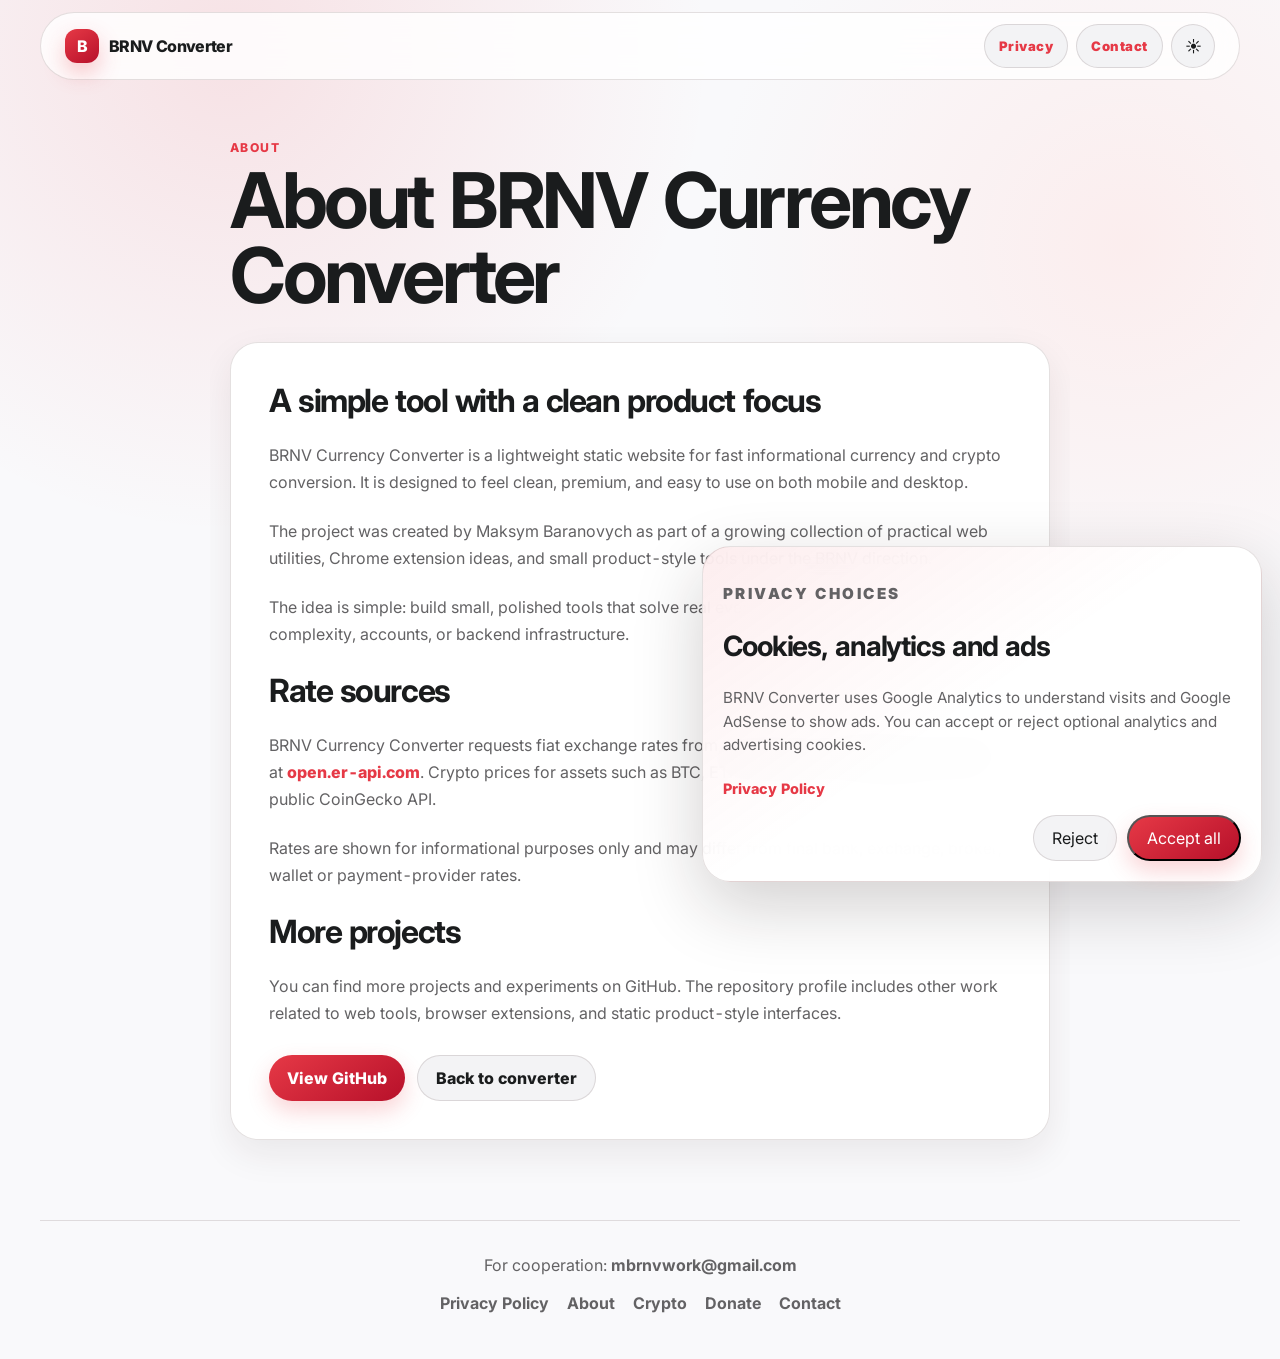
<file: about.html>
<!DOCTYPE html>
<html lang="en">
<head>
  <meta charset="utf-8">
  <meta name="viewport" content="width=device-width, initial-scale=1">
  <title>About BRNV Currency Converter | Maksym Baranovych</title>
  <meta name="description" content="Learn about BRNV Currency Converter, a clean static currency and crypto conversion project by Maksym Baranovych, connected with BRNV Chrome extension ideas.">
  <meta name="robots" content="index, follow">
  <meta name="theme-color" content="#e63946">
  <meta name="color-scheme" content="light dark">
  <script>
    try {
      const brnvTheme = localStorage.getItem('brnvConverterTheme');
      const brnvSystemTheme = window.matchMedia('(prefers-color-scheme: dark)').matches ? 'dark' : 'light';
      document.documentElement.dataset.theme = brnvTheme || brnvSystemTheme;
    } catch {}
  </script>
  <link rel="icon" href="/favicon.ico" sizes="any">
  <link rel="icon" type="image/svg+xml" href="/icons/favicon.svg">
  <link rel="icon" type="image/png" sizes="48x48" href="/icons/favicon-48.png">
  <link rel="icon" type="image/png" sizes="96x96" href="/icons/favicon-96.png">
  <link rel="apple-touch-icon" sizes="180x180" href="/icons/apple-touch-icon.png">
  <link rel="manifest" href="/site.webmanifest">
  <link rel="canonical" href="https://brnvconverter.com/about.html">
  <meta property="og:type" content="website">
  <meta property="og:title" content="About BRNV Currency Converter">
  <meta property="og:description" content="A lightweight currency and crypto converter project created by Maksym Baranovych.">
  <meta property="og:url" content="https://brnvconverter.com/about.html">
  <meta property="og:site_name" content="BRNV Currency Converter">
  <meta property="og:image" content="https://brnvconverter.com/icons/icon-512.png">
  <meta name="twitter:card" content="summary">
  <meta name="twitter:title" content="About BRNV Currency Converter">
  <meta name="twitter:description" content="A lightweight currency and crypto converter project created by Maksym Baranovych.">
  <meta name="twitter:image" content="https://brnvconverter.com/icons/icon-512.png">
  <link rel="preconnect" href="https://fonts.googleapis.com">
  <link rel="preconnect" href="https://fonts.gstatic.com" crossorigin>
  <link href="https://fonts.googleapis.com/css2?family=Inter:wght@400;500;600;700;800&display=swap" rel="stylesheet">
  <link rel="stylesheet" href="styles.css?v=20261013-dark-polish">
  <!-- Google Analytics 4 with Consent Mode v2 -->
  <script>
    window.dataLayer = window.dataLayer || [];
    function gtag(){dataLayer.push(arguments);}
    let brnvSavedConsent = null;
    try {
      brnvSavedConsent = localStorage.getItem('brnvCookieConsent');
    } catch {}
    const brnvConsentGranted = brnvSavedConsent === 'accepted';
    gtag('consent', 'default', {
      analytics_storage: brnvConsentGranted ? 'granted' : 'denied',
      ad_storage: brnvConsentGranted ? 'granted' : 'denied',
      ad_user_data: brnvConsentGranted ? 'granted' : 'denied',
      ad_personalization: brnvConsentGranted ? 'granted' : 'denied'
    });
    gtag('js', new Date());
    gtag('config', 'G-BPPLNFQSNS');
  </script>
  <script async src="https://www.googletagmanager.com/gtag/js?id=G-BPPLNFQSNS"></script>
  <script type="application/ld+json">
    {
      "@context": "https://schema.org",
      "@type": "BreadcrumbList",
      "itemListElement": [
        {
          "@type": "ListItem",
          "position": 1,
          "name": "BRNV Currency Converter",
          "item": "https://brnvconverter.com/"
        },
        {
          "@type": "ListItem",
          "position": 2,
          "name": "About"
        }
      ]
    }
  </script>
</head>
<body>
  <header class="site-header">
    <a class="brand" href="index.html" aria-label="BRNV Currency Converter home">
      <span class="brand-mark">B</span>
      <span>BRNV Converter</span>
    </a>
    <nav class="header-actions" aria-label="Main pages">
      <a class="language-toggle pressable" href="privacy.html">Privacy</a>
      <a class="language-toggle pressable" href="contact.html">Contact</a>
      <button class="theme-toggle pressable" type="button" aria-label="Switch theme" data-static-theme-toggle>
        <span class="theme-toggle__icon" aria-hidden="true">☀</span>
      </button>
    </nav>
  </header>

  <main class="content-page">
    <section class="content-hero">
      <p class="eyebrow">About</p>
      <h1>About BRNV Currency Converter</h1>
    </section>

    <article class="content-card">
      <h2>A simple tool with a clean product focus</h2>
      <p>BRNV Currency Converter is a lightweight static website for fast informational currency and crypto conversion. It is designed to feel clean, premium, and easy to use on both mobile and desktop.</p>
      <p>The project was created by Maksym Baranovych as part of a growing collection of practical web utilities, Chrome extension ideas, and small product-style tools under the BRNV direction.</p>
      <p>The idea is simple: build small, polished tools that solve real everyday tasks without unnecessary complexity, accounts, or backend infrastructure.</p>

      <h2>Rate sources</h2>
      <p>BRNV Currency Converter requests fiat exchange rates from the public ExchangeRate API endpoint at <a href="https://open.er-api.com/" rel="noopener noreferrer" target="_blank">open.er-api.com</a>. Crypto prices for assets such as BTC, ETH and USDT are requested from the public CoinGecko API.</p>
      <p>Rates are shown for informational purposes only and may differ from final bank, exchange, broker, wallet or payment-provider rates.</p>

      <h2>More projects</h2>
      <p>You can find more projects and experiments on GitHub. The repository profile includes other work related to web tools, browser extensions, and static product-style interfaces.</p>
      <div class="content-actions">
        <a class="text-button" href="https://github.com/Barik421" rel="noopener noreferrer" target="_blank">View GitHub</a>
        <a class="text-button text-button--secondary" href="index.html">Back to converter</a>
      </div>
    </article>
  </main>

  <footer class="site-footer">
    <p>For cooperation: <a href="mailto:mbrnvwork@gmail.com">mbrnvwork@gmail.com</a></p>
    <nav aria-label="Footer">
      <a href="privacy.html">Privacy Policy</a>
      <a href="about.html">About</a>
      <a href="crypto.html">Crypto</a>
      <a href="donate.html">Donate</a>
      <a href="contact.html">Contact</a>
    </nav>
  </footer>
  <script src="consent.js?v=20260501"></script>
  <script src="theme.js?v=20261013-dark-polish"></script>
</body>
</html>
</file>
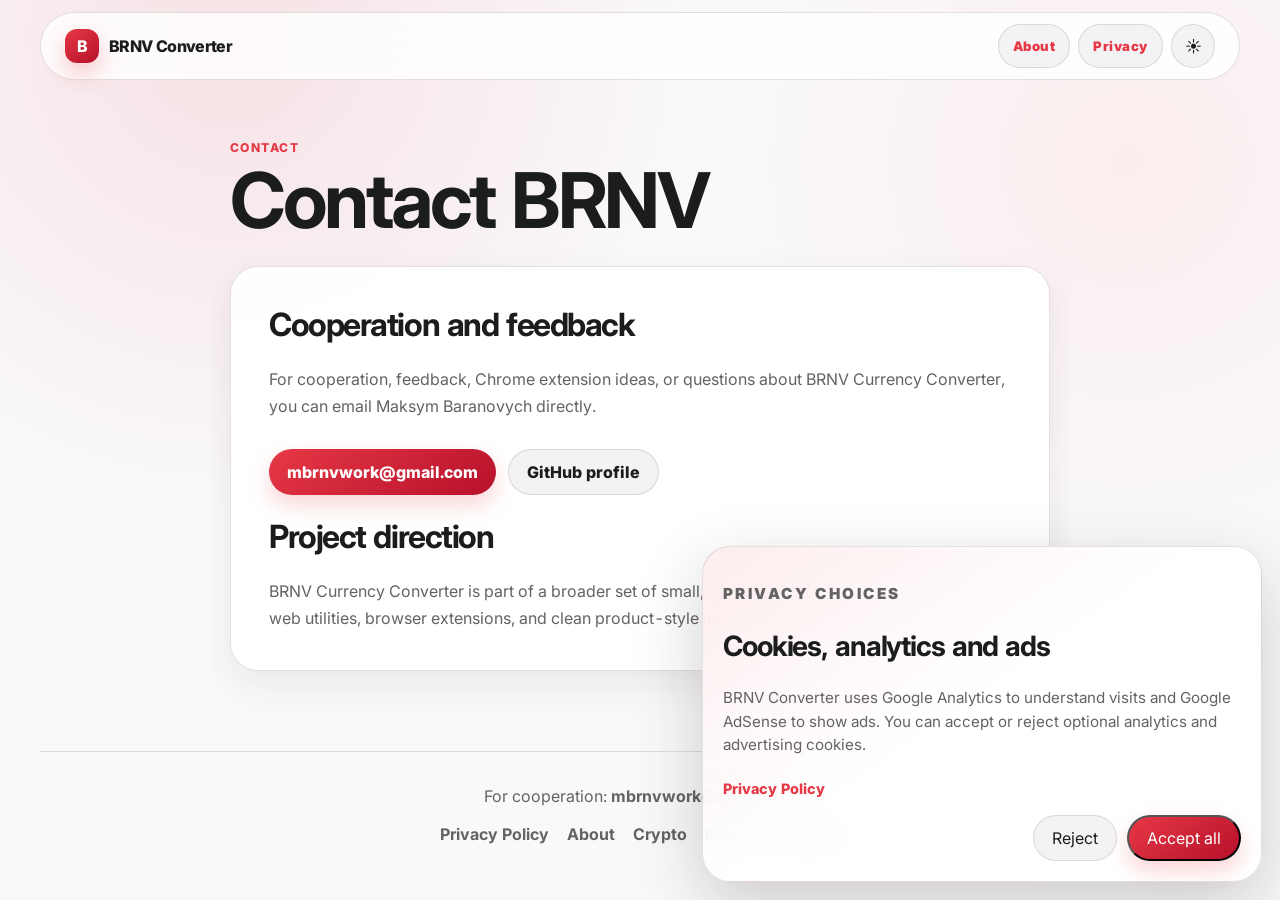
<file: contact.html>
<!DOCTYPE html>
<html lang="en">
<head>
  <meta charset="utf-8">
  <meta name="viewport" content="width=device-width, initial-scale=1">
  <title>Contact | BRNV Currency Converter</title>
  <meta name="description" content="Contact Maksym Baranovych about BRNV Currency Converter, cooperation, feedback, Chrome extension ideas and project-related questions.">
  <meta name="robots" content="index, follow">
  <meta name="theme-color" content="#e63946">
  <meta name="color-scheme" content="light dark">
  <script>
    try {
      const brnvTheme = localStorage.getItem('brnvConverterTheme');
      const brnvSystemTheme = window.matchMedia('(prefers-color-scheme: dark)').matches ? 'dark' : 'light';
      document.documentElement.dataset.theme = brnvTheme || brnvSystemTheme;
    } catch {}
  </script>
  <link rel="icon" href="/favicon.ico" sizes="any">
  <link rel="icon" type="image/svg+xml" href="/icons/favicon.svg">
  <link rel="icon" type="image/png" sizes="48x48" href="/icons/favicon-48.png">
  <link rel="icon" type="image/png" sizes="96x96" href="/icons/favicon-96.png">
  <link rel="apple-touch-icon" sizes="180x180" href="/icons/apple-touch-icon.png">
  <link rel="manifest" href="/site.webmanifest">
  <link rel="canonical" href="https://brnvconverter.com/contact.html">
  <meta property="og:type" content="website">
  <meta property="og:title" content="Contact BRNV Currency Converter">
  <meta property="og:description" content="Contact information for cooperation, feedback, Chrome extension ideas and BRNV project questions.">
  <meta property="og:url" content="https://brnvconverter.com/contact.html">
  <meta property="og:site_name" content="BRNV Currency Converter">
  <meta property="og:image" content="https://brnvconverter.com/icons/icon-512.png">
  <meta name="twitter:card" content="summary">
  <meta name="twitter:title" content="Contact BRNV Currency Converter">
  <meta name="twitter:description" content="Contact information for cooperation, feedback, Chrome extension ideas and BRNV project questions.">
  <meta name="twitter:image" content="https://brnvconverter.com/icons/icon-512.png">
  <link rel="preconnect" href="https://fonts.googleapis.com">
  <link rel="preconnect" href="https://fonts.gstatic.com" crossorigin>
  <link href="https://fonts.googleapis.com/css2?family=Inter:wght@400;500;600;700;800&display=swap" rel="stylesheet">
  <link rel="stylesheet" href="styles.css?v=20261013-dark-polish">
  <!-- Google Analytics 4 with Consent Mode v2 -->
  <script>
    window.dataLayer = window.dataLayer || [];
    function gtag(){dataLayer.push(arguments);}
    let brnvSavedConsent = null;
    try {
      brnvSavedConsent = localStorage.getItem('brnvCookieConsent');
    } catch {}
    const brnvConsentGranted = brnvSavedConsent === 'accepted';
    gtag('consent', 'default', {
      analytics_storage: brnvConsentGranted ? 'granted' : 'denied',
      ad_storage: brnvConsentGranted ? 'granted' : 'denied',
      ad_user_data: brnvConsentGranted ? 'granted' : 'denied',
      ad_personalization: brnvConsentGranted ? 'granted' : 'denied'
    });
    gtag('js', new Date());
    gtag('config', 'G-BPPLNFQSNS');
  </script>
  <script async src="https://www.googletagmanager.com/gtag/js?id=G-BPPLNFQSNS"></script>
  <script type="application/ld+json">
    {
      "@context": "https://schema.org",
      "@type": "BreadcrumbList",
      "itemListElement": [
        {
          "@type": "ListItem",
          "position": 1,
          "name": "BRNV Currency Converter",
          "item": "https://brnvconverter.com/"
        },
        {
          "@type": "ListItem",
          "position": 2,
          "name": "Contact"
        }
      ]
    }
  </script>
</head>
<body>
  <header class="site-header">
    <a class="brand" href="index.html" aria-label="BRNV Currency Converter home">
      <span class="brand-mark">B</span>
      <span>BRNV Converter</span>
    </a>
    <nav class="header-actions" aria-label="Main pages">
      <a class="language-toggle pressable" href="about.html">About</a>
      <a class="language-toggle pressable" href="privacy.html">Privacy</a>
      <button class="theme-toggle pressable" type="button" aria-label="Switch theme" data-static-theme-toggle>
        <span class="theme-toggle__icon" aria-hidden="true">☀</span>
      </button>
    </nav>
  </header>

  <main class="content-page">
    <section class="content-hero">
      <p class="eyebrow">Contact</p>
      <h1>Contact BRNV</h1>
    </section>

    <article class="content-card">
      <h2>Cooperation and feedback</h2>
      <p>For cooperation, feedback, Chrome extension ideas, or questions about BRNV Currency Converter, you can email Maksym Baranovych directly.</p>
      <div class="content-actions">
        <a class="text-button" href="mailto:mbrnvwork@gmail.com">mbrnvwork@gmail.com</a>
        <a class="text-button text-button--secondary" href="https://github.com/Barik421" rel="noopener noreferrer" target="_blank">GitHub profile</a>
      </div>

      <h2>Project direction</h2>
      <p>BRNV Currency Converter is part of a broader set of small, useful projects around static websites, web utilities, browser extensions, and clean product-style interfaces.</p>
    </article>
  </main>

  <footer class="site-footer">
    <p>For cooperation: <a href="mailto:mbrnvwork@gmail.com">mbrnvwork@gmail.com</a></p>
    <nav aria-label="Footer">
      <a href="privacy.html">Privacy Policy</a>
      <a href="about.html">About</a>
      <a href="crypto.html">Crypto</a>
      <a href="donate.html">Donate</a>
      <a href="contact.html">Contact</a>
    </nav>
  </footer>
  <script src="consent.js?v=20260501"></script>
  <script src="theme.js?v=20261013-dark-polish"></script>
</body>
</html>
</file>
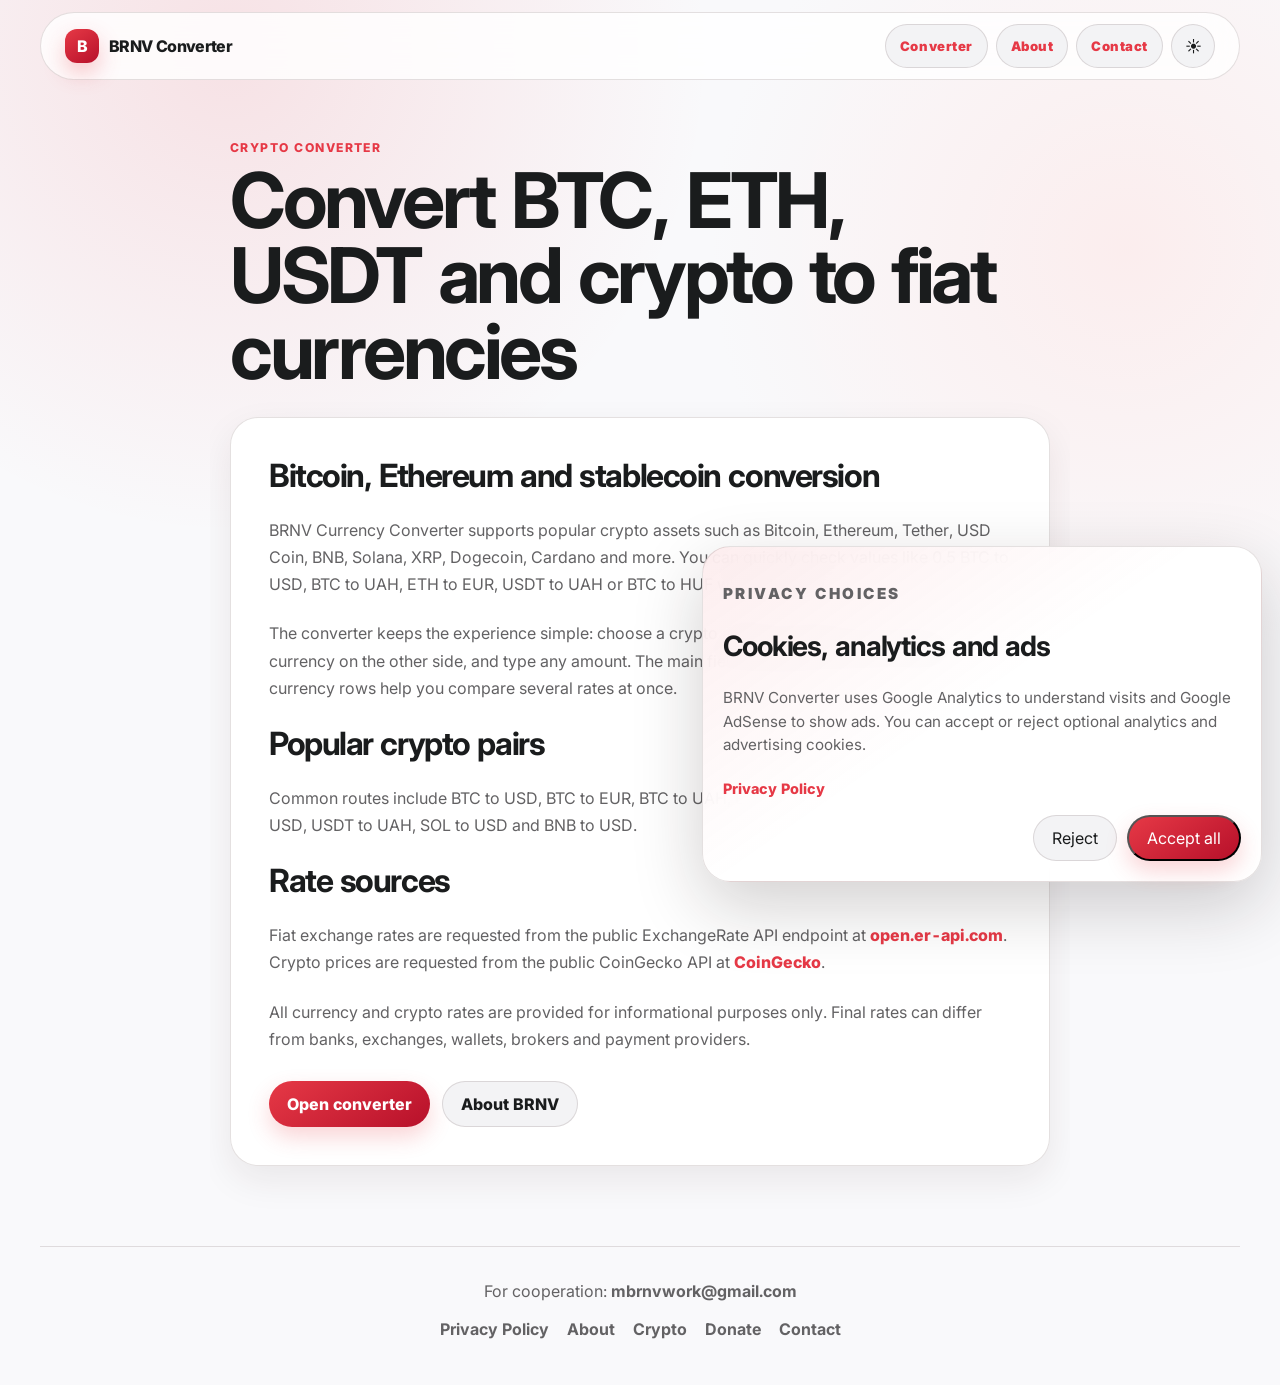
<file: crypto.html>
<!DOCTYPE html>
<html lang="en">
<head>
  <meta charset="utf-8">
  <meta name="viewport" content="width=device-width, initial-scale=1">
  <title>Crypto Converter | BTC, ETH, USDT to Fiat | BRNV</title>
  <meta name="description" content="Convert BTC, ETH, USDT, USDC, BNB, SOL and other crypto assets to USD, EUR, UAH, HUF and popular fiat currencies with BRNV Currency Converter.">
  <meta name="robots" content="index, follow">
  <meta name="theme-color" content="#e63946">
  <meta name="color-scheme" content="light dark">
  <script>
    try {
      const brnvTheme = localStorage.getItem('brnvConverterTheme');
      const brnvSystemTheme = window.matchMedia('(prefers-color-scheme: dark)').matches ? 'dark' : 'light';
      document.documentElement.dataset.theme = brnvTheme || brnvSystemTheme;
    } catch {}
  </script>
  <link rel="icon" href="/favicon.ico" sizes="any">
  <link rel="icon" type="image/svg+xml" href="/icons/favicon.svg">
  <link rel="icon" type="image/png" sizes="48x48" href="/icons/favicon-48.png">
  <link rel="icon" type="image/png" sizes="96x96" href="/icons/favicon-96.png">
  <link rel="apple-touch-icon" sizes="180x180" href="/icons/apple-touch-icon.png">
  <link rel="manifest" href="/site.webmanifest">
  <link rel="canonical" href="https://brnvconverter.com/crypto.html">
  <meta property="og:type" content="website">
  <meta property="og:title" content="Crypto Converter | BRNV Currency Converter">
  <meta property="og:description" content="Convert Bitcoin, Ethereum, Tether and other crypto assets to USD, EUR, UAH, HUF and more.">
  <meta property="og:url" content="https://brnvconverter.com/crypto.html">
  <meta property="og:site_name" content="BRNV Currency Converter">
  <meta property="og:image" content="https://brnvconverter.com/icons/icon-512.png">
  <meta name="twitter:card" content="summary">
  <meta name="twitter:title" content="Crypto Converter | BRNV Currency Converter">
  <meta name="twitter:description" content="Convert BTC, ETH, USDT and other crypto assets to USD, EUR, UAH, HUF and more.">
  <meta name="twitter:image" content="https://brnvconverter.com/icons/icon-512.png">
  <link rel="preconnect" href="https://fonts.googleapis.com">
  <link rel="preconnect" href="https://fonts.gstatic.com" crossorigin>
  <link href="https://fonts.googleapis.com/css2?family=Inter:wght@400;500;600;700;800&display=swap" rel="stylesheet">
  <link rel="stylesheet" href="styles.css?v=20261013-dark-polish">
  <!-- Google Analytics 4 with Consent Mode v2 -->
  <script>
    window.dataLayer = window.dataLayer || [];
    function gtag(){dataLayer.push(arguments);}
    let brnvSavedConsent = null;
    try {
      brnvSavedConsent = localStorage.getItem('brnvCookieConsent');
    } catch {}
    const brnvConsentGranted = brnvSavedConsent === 'accepted';
    gtag('consent', 'default', {
      analytics_storage: brnvConsentGranted ? 'granted' : 'denied',
      ad_storage: brnvConsentGranted ? 'granted' : 'denied',
      ad_user_data: brnvConsentGranted ? 'granted' : 'denied',
      ad_personalization: brnvConsentGranted ? 'granted' : 'denied'
    });
    gtag('js', new Date());
    gtag('config', 'G-BPPLNFQSNS');
  </script>
  <script async src="https://www.googletagmanager.com/gtag/js?id=G-BPPLNFQSNS"></script>
  <script type="application/ld+json">
    {
      "@context": "https://schema.org",
      "@type": "WebPage",
      "name": "Crypto Converter",
      "url": "https://brnvconverter.com/crypto.html",
      "description": "Convert BTC, ETH, USDT, USDC, BNB, SOL and other crypto assets to USD, EUR, UAH, HUF and popular fiat currencies.",
      "isPartOf": {
        "@type": "WebSite",
        "name": "BRNV Currency Converter",
        "url": "https://brnvconverter.com/"
      }
    }
  </script>
</head>
<body>
  <header class="site-header">
    <a class="brand" href="index.html" aria-label="BRNV Currency Converter home">
      <span class="brand-mark">B</span>
      <span>BRNV Converter</span>
    </a>
    <nav class="header-actions" aria-label="Main pages">
      <a class="language-toggle pressable" href="index.html">Converter</a>
      <a class="language-toggle pressable" href="about.html">About</a>
      <a class="language-toggle pressable" href="contact.html">Contact</a>
      <button class="theme-toggle pressable" type="button" aria-label="Switch theme" data-static-theme-toggle>
        <span class="theme-toggle__icon" aria-hidden="true">☀</span>
      </button>
    </nav>
  </header>

  <main class="content-page">
    <section class="content-hero">
      <p class="eyebrow">Crypto converter</p>
      <h1>Convert BTC, ETH, USDT and crypto to fiat currencies</h1>
    </section>

    <article class="content-card">
      <h2>Bitcoin, Ethereum and stablecoin conversion</h2>
      <p>BRNV Currency Converter supports popular crypto assets such as Bitcoin, Ethereum, Tether, USD Coin, BNB, Solana, XRP, Dogecoin, Cardano and more. You can quickly check values like 0.5 BTC to USD, BTC to UAH, ETH to EUR, USDT to UAH or BTC to HUF while traveling.</p>
      <p>The converter keeps the experience simple: choose a crypto asset on one side, choose a fiat currency on the other side, and type any amount. The main fields update both ways, and extra currency rows help you compare several rates at once.</p>

      <h2>Popular crypto pairs</h2>
      <p>Common routes include BTC to USD, BTC to EUR, BTC to UAH, ETH to USD, ETH to EUR, USDT to USD, USDT to UAH, SOL to USD and BNB to USD.</p>

      <h2>Rate sources</h2>
      <p>Fiat exchange rates are requested from the public ExchangeRate API endpoint at <a href="https://open.er-api.com/" rel="noopener noreferrer" target="_blank">open.er-api.com</a>. Crypto prices are requested from the public CoinGecko API at <a href="https://www.coingecko.com/" rel="noopener noreferrer" target="_blank">CoinGecko</a>.</p>
      <p>All currency and crypto rates are provided for informational purposes only. Final rates can differ from banks, exchanges, wallets, brokers and payment providers.</p>
      <div class="content-actions">
        <a class="text-button" href="index.html">Open converter</a>
        <a class="text-button text-button--secondary" href="about.html">About BRNV</a>
      </div>
    </article>
  </main>

  <footer class="site-footer">
    <p>For cooperation: <a href="mailto:mbrnvwork@gmail.com">mbrnvwork@gmail.com</a></p>
    <nav aria-label="Footer">
      <a href="privacy.html">Privacy Policy</a>
      <a href="about.html">About</a>
      <a href="crypto.html">Crypto</a>
      <a href="donate.html">Donate</a>
      <a href="contact.html">Contact</a>
    </nav>
  </footer>
  <script src="consent.js?v=20260501"></script>
  <script src="theme.js?v=20261013-dark-polish"></script>
</body>
</html>
</file>
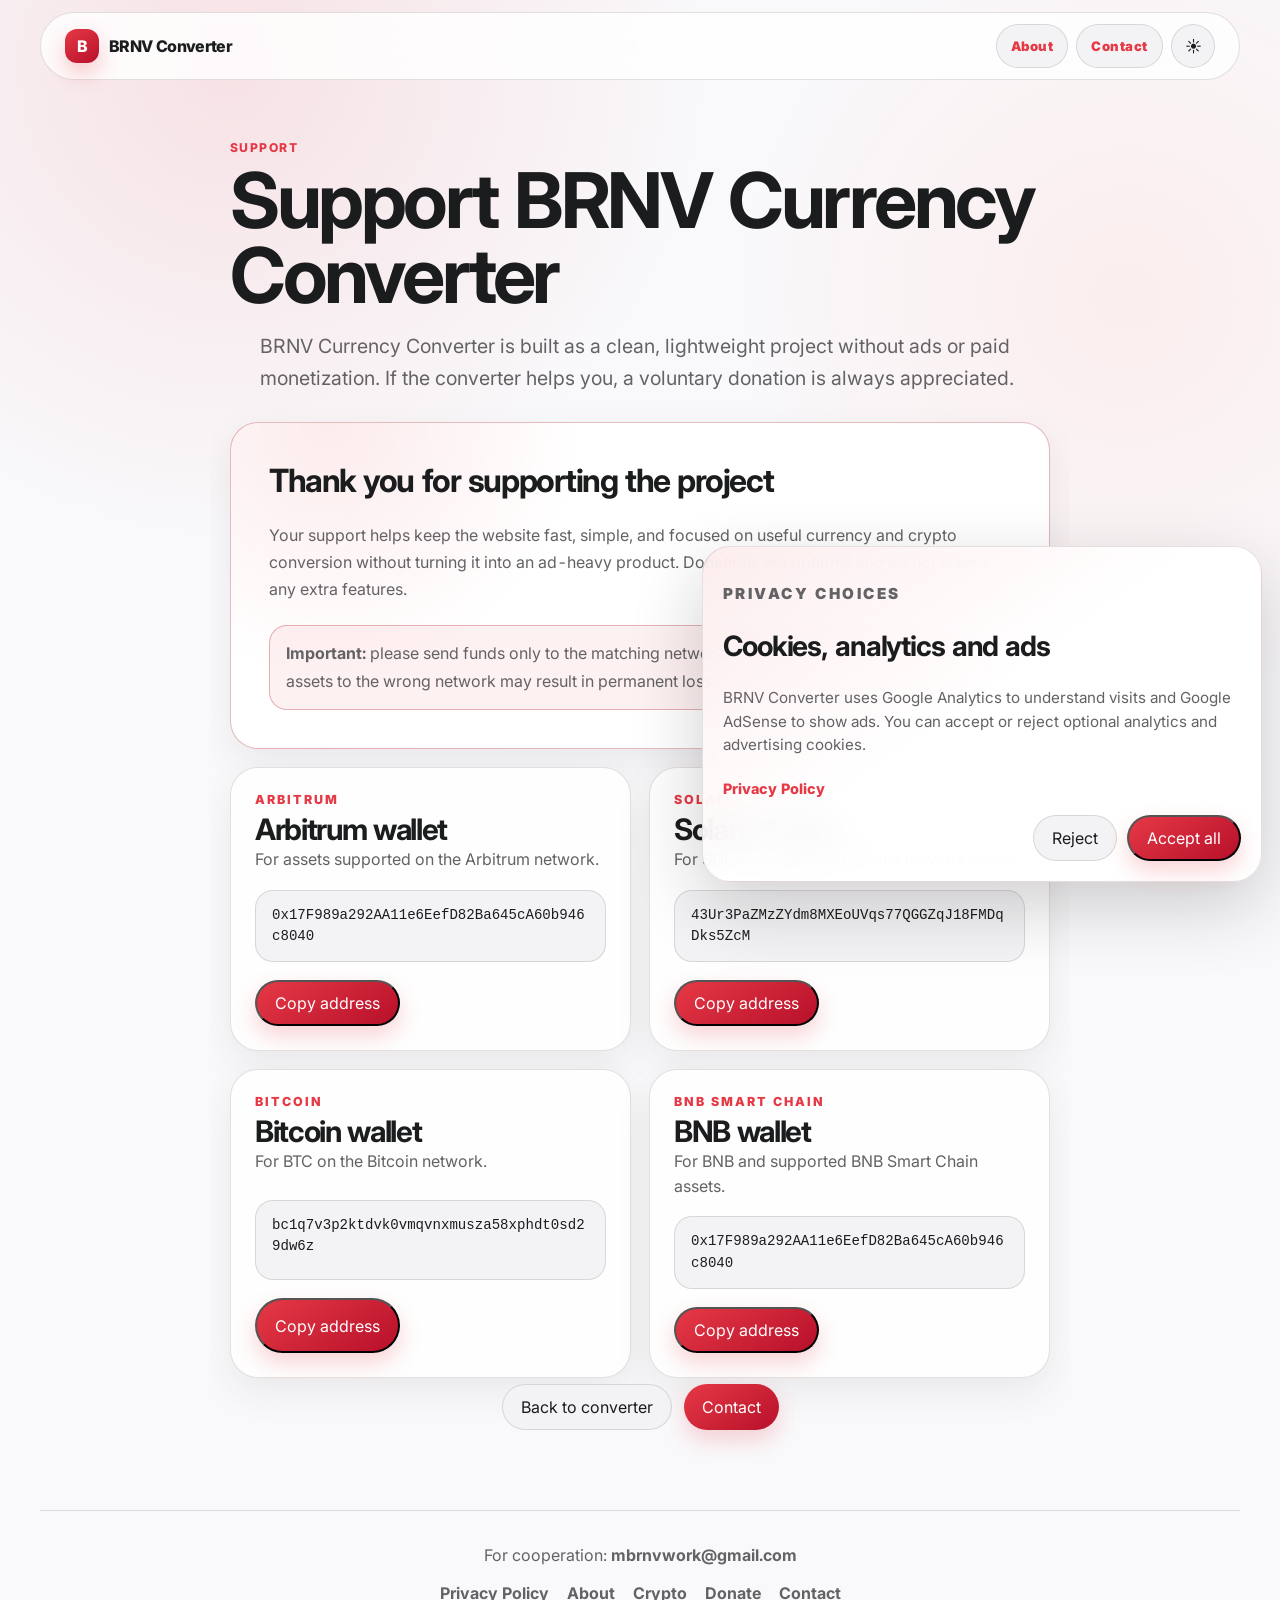
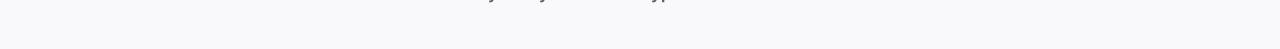
<file: donate.html>
<!DOCTYPE html>
<html lang="en">
<head>
  <meta charset="utf-8">
  <meta name="viewport" content="width=device-width, initial-scale=1">
  <title>Donate | Support BRNV Currency Converter</title>
  <meta name="description" content="Support BRNV Currency Converter with a voluntary crypto donation. The project is built as a clean, lightweight currency and crypto converter without ads or paid monetization.">
  <meta name="robots" content="index, follow">
  <meta name="theme-color" content="#e63946">
  <meta name="color-scheme" content="light dark">
  <script>
    try {
      const brnvTheme = localStorage.getItem('brnvConverterTheme');
      const brnvSystemTheme = window.matchMedia('(prefers-color-scheme: dark)').matches ? 'dark' : 'light';
      document.documentElement.dataset.theme = brnvTheme || brnvSystemTheme;
    } catch {}
  </script>
  <link rel="icon" href="/favicon.ico" sizes="any">
  <link rel="icon" type="image/svg+xml" href="/icons/favicon.svg">
  <link rel="icon" type="image/png" sizes="48x48" href="/icons/favicon-48.png">
  <link rel="icon" type="image/png" sizes="96x96" href="/icons/favicon-96.png">
  <link rel="apple-touch-icon" sizes="180x180" href="/icons/apple-touch-icon.png">
  <link rel="manifest" href="/site.webmanifest">
  <link rel="canonical" href="https://brnvconverter.com/donate.html">
  <meta property="og:type" content="website">
  <meta property="og:title" content="Donate | Support BRNV Currency Converter">
  <meta property="og:description" content="Support a clean, lightweight currency and crypto converter project with a voluntary crypto donation.">
  <meta property="og:url" content="https://brnvconverter.com/donate.html">
  <meta property="og:site_name" content="BRNV Currency Converter">
  <meta property="og:image" content="https://brnvconverter.com/icons/icon-512.png">
  <meta name="twitter:card" content="summary">
  <meta name="twitter:title" content="Donate | BRNV Currency Converter">
  <meta name="twitter:description" content="Support BRNV Currency Converter with a voluntary crypto donation.">
  <meta name="twitter:image" content="https://brnvconverter.com/icons/icon-512.png">
  <link rel="preconnect" href="https://fonts.googleapis.com">
  <link rel="preconnect" href="https://fonts.gstatic.com" crossorigin>
  <link href="https://fonts.googleapis.com/css2?family=Inter:wght@400;500;600;700;800&display=swap" rel="stylesheet">
  <link rel="stylesheet" href="styles.css?v=20261013-dark-polish">
  <!-- Google Analytics 4 with Consent Mode v2 -->
  <script>
    window.dataLayer = window.dataLayer || [];
    function gtag(){dataLayer.push(arguments);}
    let brnvSavedConsent = null;
    try {
      brnvSavedConsent = localStorage.getItem('brnvCookieConsent');
    } catch {}
    const brnvConsentGranted = brnvSavedConsent === 'accepted';
    gtag('consent', 'default', {
      analytics_storage: brnvConsentGranted ? 'granted' : 'denied',
      ad_storage: brnvConsentGranted ? 'granted' : 'denied',
      ad_user_data: brnvConsentGranted ? 'granted' : 'denied',
      ad_personalization: brnvConsentGranted ? 'granted' : 'denied'
    });
    gtag('js', new Date());
    gtag('config', 'G-BPPLNFQSNS');
  </script>
  <script async src="https://www.googletagmanager.com/gtag/js?id=G-BPPLNFQSNS"></script>
  <script type="application/ld+json">
    {
      "@context": "https://schema.org",
      "@type": "BreadcrumbList",
      "itemListElement": [
        {
          "@type": "ListItem",
          "position": 1,
          "name": "BRNV Currency Converter",
          "item": "https://brnvconverter.com/"
        },
        {
          "@type": "ListItem",
          "position": 2,
          "name": "Donate"
        }
      ]
    }
  </script>
</head>
<body>
  <header class="site-header">
    <a class="brand" href="index.html" aria-label="BRNV Currency Converter home">
      <span class="brand-mark">B</span>
      <span>BRNV Converter</span>
    </a>
    <nav class="header-actions" aria-label="Main pages">
      <a class="language-toggle pressable" href="about.html">About</a>
      <a class="language-toggle pressable" href="contact.html">Contact</a>
      <button class="theme-toggle pressable" type="button" aria-label="Switch theme" data-static-theme-toggle>
        <span class="theme-toggle__icon" aria-hidden="true">☀</span>
      </button>
    </nav>
  </header>

  <main class="content-page donate-page">
    <section class="content-hero">
      <p class="eyebrow">Support</p>
      <h1>Support BRNV Currency Converter</h1>
      <p class="content-lead">BRNV Currency Converter is built as a clean, lightweight project without ads or paid monetization. If the converter helps you, a voluntary donation is always appreciated.</p>
    </section>

    <article class="content-card donate-intro-card">
      <h2>Thank you for supporting the project</h2>
      <p>Your support helps keep the website fast, simple, and focused on useful currency and crypto conversion without turning it into an ad-heavy product. Donations are optional and do not unlock any extra features.</p>
      <p class="donate-note"><strong>Important:</strong> please send funds only to the matching network shown on each card. Sending assets to the wrong network may result in permanent loss.</p>
    </article>

    <section class="donate-grid" aria-label="Donation wallets">
      <article class="wallet-card">
        <div>
          <p class="wallet-network">Arbitrum</p>
          <h2>Arbitrum wallet</h2>
          <p>For assets supported on the Arbitrum network.</p>
        </div>
        <code>0x17F989a292AA11e6EefD82Ba645cA60b946c8040</code>
        <button class="text-button wallet-copy pressable" type="button" data-wallet="0x17F989a292AA11e6EefD82Ba645cA60b946c8040">Copy address</button>
      </article>

      <article class="wallet-card">
        <div>
          <p class="wallet-network">Solana</p>
          <h2>Solana wallet</h2>
          <p>For SOL and supported Solana network assets.</p>
        </div>
        <code>43Ur3PaZMzZYdm8MXEoUVqs77QGGZqJ18FMDqDks5ZcM</code>
        <button class="text-button wallet-copy pressable" type="button" data-wallet="43Ur3PaZMzZYdm8MXEoUVqs77QGGZqJ18FMDqDks5ZcM">Copy address</button>
      </article>

      <article class="wallet-card">
        <div>
          <p class="wallet-network">Bitcoin</p>
          <h2>Bitcoin wallet</h2>
          <p>For BTC on the Bitcoin network.</p>
        </div>
        <code>bc1q7v3p2ktdvk0vmqvnxmusza58xphdt0sd29dw6z</code>
        <button class="text-button wallet-copy pressable" type="button" data-wallet="bc1q7v3p2ktdvk0vmqvnxmusza58xphdt0sd29dw6z">Copy address</button>
      </article>

      <article class="wallet-card">
        <div>
          <p class="wallet-network">BNB Smart Chain</p>
          <h2>BNB wallet</h2>
          <p>For BNB and supported BNB Smart Chain assets.</p>
        </div>
        <code>0x17F989a292AA11e6EefD82Ba645cA60b946c8040</code>
        <button class="text-button wallet-copy pressable" type="button" data-wallet="0x17F989a292AA11e6EefD82Ba645cA60b946c8040">Copy address</button>
      </article>
    </section>

    <div class="content-actions donate-actions">
      <a class="text-button text-button--secondary" href="index.html">Back to converter</a>
      <a class="text-button" href="contact.html">Contact</a>
    </div>
  </main>

  <footer class="site-footer">
    <p>For cooperation: <a href="mailto:mbrnvwork@gmail.com">mbrnvwork@gmail.com</a></p>
    <nav aria-label="Footer">
      <a href="privacy.html">Privacy Policy</a>
      <a href="about.html">About</a>
      <a href="crypto.html">Crypto</a>
      <a href="donate.html">Donate</a>
      <a href="contact.html">Contact</a>
    </nav>
  </footer>
  <script src="consent.js?v=20260501"></script>
  <script src="theme.js?v=20261013-dark-polish"></script>
  <script>
    document.querySelectorAll('[data-wallet]').forEach((button) => {
      button.addEventListener('click', async () => {
        const originalText = button.textContent;
        try {
          await navigator.clipboard.writeText(button.dataset.wallet);
          button.textContent = 'Copied';
        } catch {
          button.textContent = 'Copy manually';
        }
        window.setTimeout(() => {
          button.textContent = originalText;
        }, 1600);
      });
    });
  </script>
</body>
</html>
</file>
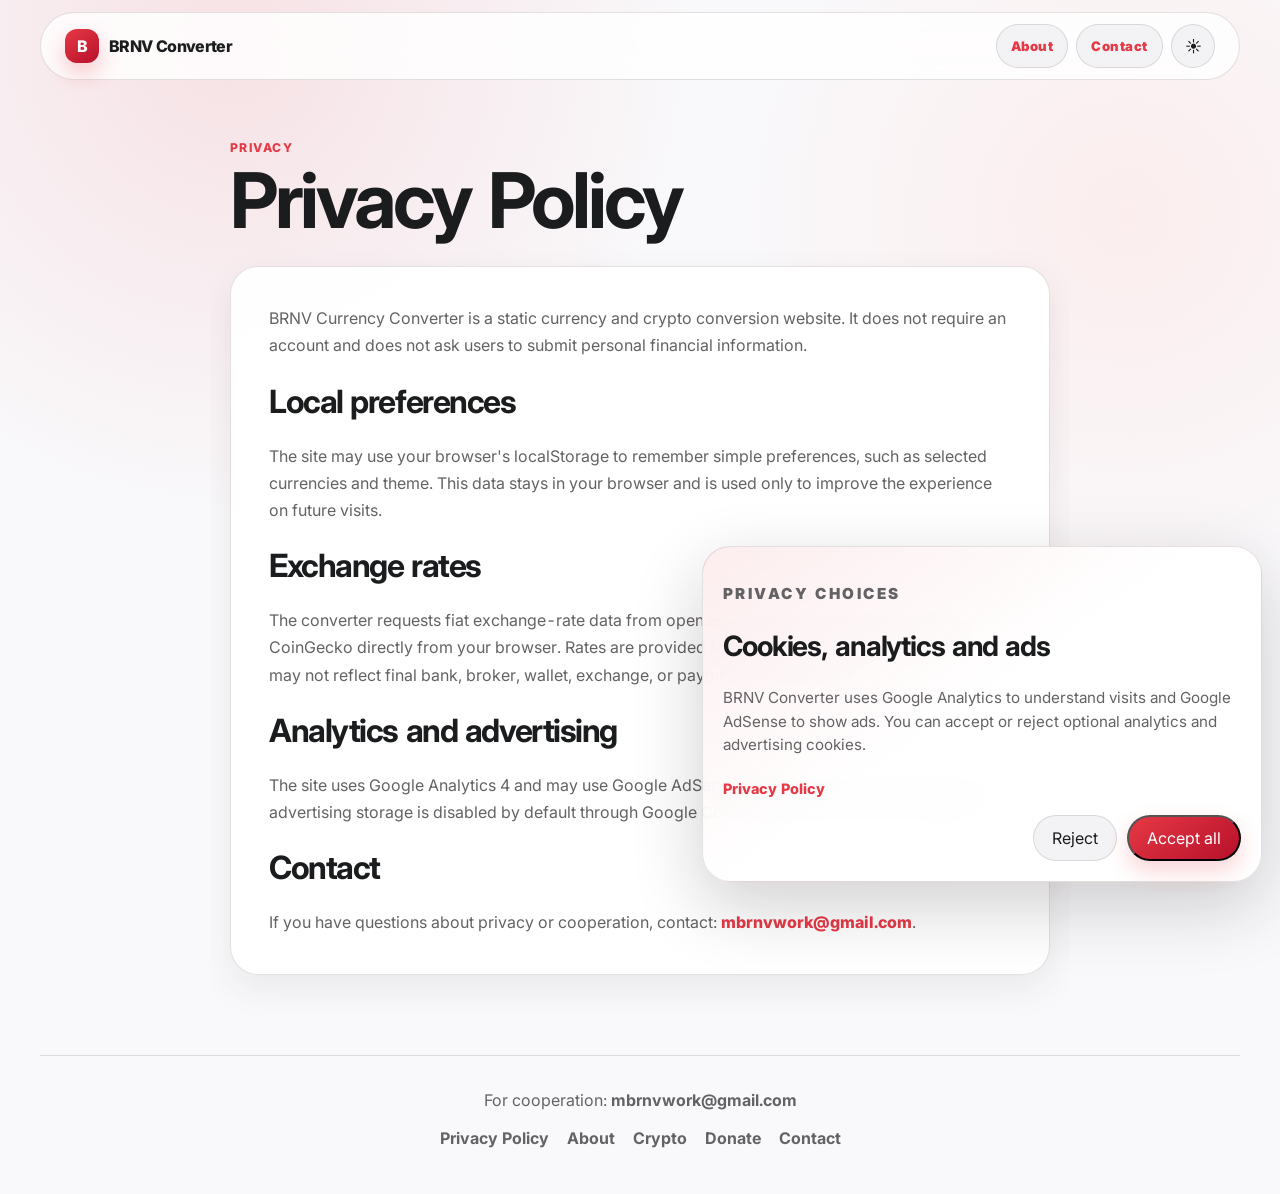
<file: privacy.html>
<!DOCTYPE html>
<html lang="en">
<head>
  <meta charset="utf-8">
  <meta name="viewport" content="width=device-width, initial-scale=1">
  <title>Privacy Policy | BRNV Currency Converter</title>
  <meta name="description" content="Privacy Policy for BRNV Currency Converter, including localStorage preferences, Google Analytics, advertising consent, fiat rates and crypto price API information.">
  <meta name="robots" content="index, follow">
  <meta name="theme-color" content="#e63946">
  <meta name="color-scheme" content="light dark">
  <script>
    try {
      const brnvTheme = localStorage.getItem('brnvConverterTheme');
      const brnvSystemTheme = window.matchMedia('(prefers-color-scheme: dark)').matches ? 'dark' : 'light';
      document.documentElement.dataset.theme = brnvTheme || brnvSystemTheme;
    } catch {}
  </script>
  <link rel="icon" href="/favicon.ico" sizes="any">
  <link rel="icon" type="image/svg+xml" href="/icons/favicon.svg">
  <link rel="icon" type="image/png" sizes="48x48" href="/icons/favicon-48.png">
  <link rel="icon" type="image/png" sizes="96x96" href="/icons/favicon-96.png">
  <link rel="apple-touch-icon" sizes="180x180" href="/icons/apple-touch-icon.png">
  <link rel="manifest" href="/site.webmanifest">
  <link rel="canonical" href="https://brnvconverter.com/privacy.html">
  <meta property="og:type" content="website">
  <meta property="og:title" content="Privacy Policy | BRNV Currency Converter">
  <meta property="og:description" content="How BRNV Currency Converter handles preferences, analytics, ads, and exchange-rate requests.">
  <meta property="og:url" content="https://brnvconverter.com/privacy.html">
  <meta property="og:site_name" content="BRNV Currency Converter">
  <meta property="og:image" content="https://brnvconverter.com/icons/icon-512.png">
  <meta name="twitter:card" content="summary">
  <meta name="twitter:title" content="Privacy Policy | BRNV Currency Converter">
  <meta name="twitter:description" content="How BRNV Currency Converter handles preferences, analytics, ads, and exchange-rate requests.">
  <meta name="twitter:image" content="https://brnvconverter.com/icons/icon-512.png">
  <link rel="preconnect" href="https://fonts.googleapis.com">
  <link rel="preconnect" href="https://fonts.gstatic.com" crossorigin>
  <link href="https://fonts.googleapis.com/css2?family=Inter:wght@400;500;600;700;800&display=swap" rel="stylesheet">
  <link rel="stylesheet" href="styles.css?v=20261013-dark-polish">
  <!-- Google Analytics 4 with Consent Mode v2 -->
  <script>
    window.dataLayer = window.dataLayer || [];
    function gtag(){dataLayer.push(arguments);}
    let brnvSavedConsent = null;
    try {
      brnvSavedConsent = localStorage.getItem('brnvCookieConsent');
    } catch {}
    const brnvConsentGranted = brnvSavedConsent === 'accepted';
    gtag('consent', 'default', {
      analytics_storage: brnvConsentGranted ? 'granted' : 'denied',
      ad_storage: brnvConsentGranted ? 'granted' : 'denied',
      ad_user_data: brnvConsentGranted ? 'granted' : 'denied',
      ad_personalization: brnvConsentGranted ? 'granted' : 'denied'
    });
    gtag('js', new Date());
    gtag('config', 'G-BPPLNFQSNS');
  </script>
  <script async src="https://www.googletagmanager.com/gtag/js?id=G-BPPLNFQSNS"></script>
  <script type="application/ld+json">
    {
      "@context": "https://schema.org",
      "@type": "BreadcrumbList",
      "itemListElement": [
        {
          "@type": "ListItem",
          "position": 1,
          "name": "BRNV Currency Converter",
          "item": "https://brnvconverter.com/"
        },
        {
          "@type": "ListItem",
          "position": 2,
          "name": "Privacy Policy"
        }
      ]
    }
  </script>
</head>
<body>
  <header class="site-header">
    <a class="brand" href="index.html" aria-label="BRNV Currency Converter home">
      <span class="brand-mark">B</span>
      <span>BRNV Converter</span>
    </a>
    <nav class="header-actions" aria-label="Main pages">
      <a class="language-toggle pressable" href="about.html">About</a>
      <a class="language-toggle pressable" href="contact.html">Contact</a>
      <button class="theme-toggle pressable" type="button" aria-label="Switch theme" data-static-theme-toggle>
        <span class="theme-toggle__icon" aria-hidden="true">☀</span>
      </button>
    </nav>
  </header>

  <main class="content-page">
    <section class="content-hero">
      <p class="eyebrow">Privacy</p>
      <h1>Privacy Policy</h1>
    </section>

    <article class="content-card">
      <p>BRNV Currency Converter is a static currency and crypto conversion website. It does not require an account and does not ask users to submit personal financial information.</p>

      <h2>Local preferences</h2>
      <p>The site may use your browser's localStorage to remember simple preferences, such as selected currencies and theme. This data stays in your browser and is used only to improve the experience on future visits.</p>

      <h2>Exchange rates</h2>
      <p>The converter requests fiat exchange-rate data from open.er-api.com and crypto price data from CoinGecko directly from your browser. Rates are provided for informational purposes only and may not reflect final bank, broker, wallet, exchange, or payment-provider rates.</p>

      <h2>Analytics and advertising</h2>
      <p>The site uses Google Analytics 4 and may use Google AdSense after consent. Optional analytics and advertising storage is disabled by default through Google Consent Mode until a visitor accepts it.</p>

      <h2>Contact</h2>
      <p>If you have questions about privacy or cooperation, contact: <a href="mailto:mbrnvwork@gmail.com">mbrnvwork@gmail.com</a>.</p>
    </article>
  </main>

  <footer class="site-footer">
    <p>For cooperation: <a href="mailto:mbrnvwork@gmail.com">mbrnvwork@gmail.com</a></p>
    <nav aria-label="Footer">
      <a href="privacy.html">Privacy Policy</a>
      <a href="about.html">About</a>
      <a href="crypto.html">Crypto</a>
      <a href="donate.html">Donate</a>
      <a href="contact.html">Contact</a>
    </nav>
  </footer>
  <script src="consent.js?v=20260501"></script>
  <script src="theme.js?v=20261013-dark-polish"></script>
</body>
</html>
</file>
<file: styles.css>
:root {
  color-scheme: light;
  --bg: #f9f9fb;
  --bg-strong: #ffffff;
  --surface: #ffffff;
  --surface-low: #f3f3f5;
  --surface-high: #eeeef0;
  --text: #1a1c1d;
  --muted: #636264;
  --subtle: #8f6f6e;
  --line: rgba(91, 64, 63, 0.16);
  --primary: #e63946;
  --primary-strong: #b7102a;
  --primary-soft: #ffdad8;
  --primary-text: #ffffff;
  --error: #ba1a1a;
  --shadow: 0 24px 60px rgba(50, 20, 24, 0.12);
  --shadow-soft: 0 14px 36px rgba(50, 20, 24, 0.08);
  --radius-card: 28px;
  --radius-control: 18px;
  --header-height: 72px;
  --field-height: 72px;
  --field-label-height: 15px;
  --field-label-gap: 8px;
  --field-gap: 4px;
}

[data-theme="dark"] {
  color-scheme: dark;
  --bg: #121212;
  --bg-strong: #171717;
  --surface: #1c1c1e;
  --surface-low: #242426;
  --surface-high: #2b2b2d;
  --text: #f7f7f8;
  --muted: #b9b7ba;
  --subtle: #8f8789;
  --line: rgba(255, 255, 255, 0.1);
  --primary: #ff4b5c;
  --primary-strong: #ff6b78;
  --primary-soft: rgba(255, 75, 92, 0.18);
  --error: #ff8a8a;
  --shadow: 0 24px 70px rgba(0, 0, 0, 0.42);
  --shadow-soft: 0 14px 34px rgba(0, 0, 0, 0.32);
}

* {
  box-sizing: border-box;
}

html {
  scroll-behavior: smooth;
  overflow-x: hidden;
}

body {
  width: 100%;
  min-height: 100vh;
  margin: 0;
  overflow-x: hidden;
  background:
    radial-gradient(circle at 18% 4%, rgba(230, 57, 70, 0.12), transparent 30rem),
    radial-gradient(circle at 88% 18%, rgba(255, 218, 216, 0.38), transparent 26rem),
    var(--bg);
  color: var(--text);
  font-family: Inter, ui-sans-serif, system-ui, -apple-system, BlinkMacSystemFont, "Segoe UI", sans-serif;
  font-variant-numeric: tabular-nums;
  transition: background-color 240ms ease, color 240ms ease;
}

body.modal-open {
  overflow: hidden;
}

button,
input {
  font: inherit;
}

button {
  cursor: pointer;
}

a {
  color: inherit;
  text-decoration: none;
}

.sr-only {
  position: absolute;
  width: 1px;
  height: 1px;
  padding: 0;
  margin: -1px;
  overflow: hidden;
  clip: rect(0, 0, 0, 0);
  white-space: nowrap;
  border: 0;
}

.site-header {
  position: sticky;
  top: 0;
  z-index: 30;
  display: flex;
  align-items: center;
  justify-content: space-between;
  width: 100%;
  height: var(--header-height);
  max-width: 1200px;
  margin: 0 auto;
  padding: 0 20px;
  background: color-mix(in srgb, var(--bg-strong) 82%, transparent);
  border-bottom: 1px solid var(--line);
  backdrop-filter: blur(22px);
}

.brand {
  display: inline-flex;
  align-items: center;
  gap: 10px;
  font-weight: 800;
  letter-spacing: -0.04em;
}

.brand-mark {
  display: grid;
  width: 34px;
  height: 34px;
  place-items: center;
  color: white;
  background: linear-gradient(145deg, var(--primary), var(--primary-strong));
  border-radius: 12px;
  box-shadow: 0 10px 22px rgba(230, 57, 70, 0.28);
}

.header-actions {
  display: inline-flex;
  align-items: center;
  gap: 8px;
}

.theme-toggle,
.language-toggle,
.close-button {
  display: grid;
  width: 44px;
  height: 44px;
  place-items: center;
  color: var(--text);
  background: var(--surface-low);
  border: 1px solid var(--line);
  border-radius: 999px;
}

.language-toggle {
  width: auto;
  min-width: 52px;
  padding: 0 14px;
  color: var(--primary);
  font-size: 0.82rem;
  font-weight: 900;
  letter-spacing: 0.04em;
}

.theme-toggle__icon {
  transform-origin: center;
  transition: transform 240ms ease;
}

main {
  width: min(100%, 1200px);
  overflow: hidden;
  margin: 0 auto;
  padding: 56px 20px 80px;
}

.hero {
  max-width: 720px;
  margin: 0 auto 36px;
  text-align: center;
}

.eyebrow {
  margin: 0 0 8px;
  color: var(--primary);
  font-size: 0.76rem;
  font-weight: 800;
  letter-spacing: 0.12em;
  text-transform: uppercase;
}

h1,
h2 {
  margin: 0;
  letter-spacing: -0.045em;
}

h1 {
  font-size: clamp(2.4rem, 7vw, 4.8rem);
  line-height: 0.98;
}

.hero p:last-child {
  margin: 18px auto 0;
  color: var(--muted);
  font-size: clamp(1rem, 2.4vw, 1.25rem);
}

.content-page {
  max-width: 860px;
}

.content-hero {
  margin-bottom: 28px;
  text-align: left;
}

.content-card {
  display: grid;
  gap: 22px;
  padding: clamp(22px, 5vw, 38px);
  background: color-mix(in srgb, var(--surface) 94%, transparent);
  border: 1px solid var(--line);
  border-radius: var(--radius-card);
  box-shadow: var(--shadow-soft);
}

.content-card h2 {
  font-size: clamp(1.35rem, 3vw, 2rem);
}

.content-card p,
.content-card li {
  color: var(--muted);
  font-size: 1rem;
  line-height: 1.7;
}

.content-card p {
  margin: 0;
}

.content-card ul {
  display: grid;
  gap: 10px;
  margin: 0;
  padding-left: 20px;
}

.content-card a {
  color: var(--primary);
  font-weight: 800;
}

.content-actions {
  display: flex;
  flex-wrap: wrap;
  gap: 12px;
  margin-top: 6px;
}

.text-button {
  display: inline-flex;
  align-items: center;
  justify-content: center;
  min-height: 46px;
  padding: 0 18px;
  color: var(--primary-text) !important;
  background: linear-gradient(145deg, var(--primary), var(--primary-strong));
  border-radius: 999px;
  box-shadow: 0 10px 22px rgba(230, 57, 70, 0.22);
}

.text-button--secondary {
  color: var(--text) !important;
  background: var(--surface-low);
  border: 1px solid var(--line);
  box-shadow: none;
}

[data-theme="dark"] .text-button {
  color: #ffd8de !important;
  background: linear-gradient(145deg, rgba(255, 75, 92, 0.22), rgba(255, 107, 120, 0.14));
  border: 1px solid rgba(255, 107, 120, 0.34);
  box-shadow: 0 12px 30px rgba(255, 75, 92, 0.08);
}

[data-theme="dark"] .text-button:hover,
[data-theme="dark"] .text-button:focus-visible {
  color: #ffffff !important;
  background: linear-gradient(145deg, rgba(255, 75, 92, 0.32), rgba(255, 107, 120, 0.2));
  border-color: rgba(255, 130, 142, 0.52);
  box-shadow: 0 16px 36px rgba(255, 75, 92, 0.12);
}

[data-theme="dark"] .text-button--secondary {
  color: var(--text) !important;
  background: rgba(255, 255, 255, 0.055);
  border-color: rgba(255, 255, 255, 0.14);
  box-shadow: none;
}

[data-theme="dark"] .text-button--secondary:hover,
[data-theme="dark"] .text-button--secondary:focus-visible {
  background: rgba(255, 255, 255, 0.085);
  border-color: rgba(255, 255, 255, 0.22);
}

[data-theme="dark"] .wallet-copy {
  color: #ffc2c9 !important;
  background: rgba(255, 75, 92, 0.16);
  border-color: rgba(255, 107, 120, 0.32);
}

.converter-shell {
  position: relative;
  max-width: 540px;
  margin: 0 auto;
}

.glow {
  position: absolute;
  z-index: -1;
  width: 220px;
  height: 220px;
  border-radius: 999px;
  filter: blur(44px);
  opacity: 0.7;
  pointer-events: none;
}

.glow--red {
  top: -42px;
  left: -54px;
  background: rgba(230, 57, 70, 0.2);
}

.glow--soft {
  right: -56px;
  bottom: -42px;
  background: rgba(255, 218, 216, 0.58);
}

[data-theme="dark"] .glow--soft {
  background: rgba(230, 57, 70, 0.1);
}

.converter-card {
  padding: clamp(18px, 4vw, 28px);
  background: color-mix(in srgb, var(--surface) 94%, transparent);
  border: 1px solid var(--line);
  border-radius: var(--radius-card);
  box-shadow: var(--shadow);
  backdrop-filter: blur(18px);
  transition: transform 240ms ease, background-color 240ms ease, border-color 240ms ease, box-shadow 240ms ease;
}

.converter-card:hover {
  transform: translateY(-2px);
}

.status-line {
  min-height: 20px;
  margin-bottom: 14px;
  color: var(--muted);
  font-size: 0.84rem;
  text-align: center;
}

.status-line.is-error {
  color: var(--error);
}

.converter-fields {
  display: grid;
  gap: var(--field-gap);
}

.currency-row {
  display: grid;
  gap: 8px;
  transition: opacity 220ms ease, transform 220ms ease;
}

#fromRow.is-moving {
  transform: translateY(10px);
  opacity: 0.58;
}

#toRow.is-moving {
  transform: translateY(-10px);
  opacity: 0.58;
}

.row-label {
  padding-left: 10px;
  color: var(--muted);
  font-size: 0.76rem;
  font-weight: 800;
  letter-spacing: 0.08em;
  text-transform: uppercase;
}

.input-shell {
  display: flex;
  align-items: stretch;
  min-height: var(--field-height);
  overflow: hidden;
  background: var(--surface-low);
  border: 1px solid transparent;
  border-radius: var(--radius-control);
  transition: background-color 220ms ease, border-color 220ms ease, box-shadow 220ms ease;
}

.input-shell:focus-within {
  background: var(--surface-high);
  border-color: color-mix(in srgb, var(--primary) 42%, transparent);
  box-shadow: 0 0 0 5px color-mix(in srgb, var(--primary) 10%, transparent);
}

.input-shell input {
  width: 100%;
  min-width: 0;
  padding: 0 18px;
  color: var(--text);
  background: transparent;
  border: 0;
  outline: 0;
  font-size: clamp(1.45rem, 6vw, 2rem);
  font-weight: 700;
  letter-spacing: -0.035em;
}

.input-shell input::-webkit-outer-spin-button,
.input-shell input::-webkit-inner-spin-button {
  margin: 0;
  appearance: none;
}

.input-shell input[type="number"] {
  appearance: textfield;
}

.currency-button {
  display: inline-flex;
  align-items: center;
  justify-content: center;
  gap: 7px;
  min-width: 118px;
  padding: 0 15px;
  color: var(--text);
  background: transparent;
  border: 0;
  border-left: 1px solid var(--line);
  font-weight: 800;
}

.currency-button:hover,
.currency-button:focus-visible {
  background: color-mix(in srgb, var(--primary) 8%, transparent);
}

.currency-caret {
  display: inline-block;
  flex: 0 0 auto;
  width: 9px;
  height: 9px;
  border-right: 2px solid currentColor;
  border-bottom: 2px solid currentColor;
  transform: translateY(-1px) rotate(45deg);
}

.currency-flag {
  display: inline-grid;
  width: 1.65em;
  min-width: 1.65em;
  place-items: center;
  font-family: "Apple Color Emoji", "Segoe UI Emoji", "Noto Color Emoji", sans-serif;
  font-size: 1.3rem;
  line-height: 1;
}

.currency-flag__image {
  display: block;
  width: 1.45em;
  height: 1.05em;
  object-fit: cover;
  border-radius: 0.18em;
  box-shadow: 0 0 0 1px color-mix(in srgb, var(--line) 80%, transparent);
}

.currency-flag__symbol {
  display: inline-grid;
  min-width: 1.45em;
  place-items: center;
  line-height: 1;
}

.swap-row {
  display: flex;
  height: 0;
  align-items: center;
  justify-content: center;
  justify-self: stretch;
  position: relative;
  z-index: 5;
  transform: translateY(calc((var(--field-label-gap, 8px) + var(--field-label-height, 15px)) / 2));
}

.swap-button {
  -webkit-tap-highlight-color: transparent;
  appearance: none;
  position: relative;
  display: grid;
  width: 52px;
  height: 52px;
  place-items: center;
  color: #ffffff;
  background: var(--surface);
  border: 0;
  border-radius: 999px;
  box-shadow: 0 14px 30px rgba(230, 57, 70, 0.28), 0 0 0 5px var(--surface);
  outline: 0;
  transition: filter 180ms ease, transform 160ms ease;
  user-select: none;
}

.swap-button:hover,
.swap-button:focus,
.swap-button:active {
  background: var(--surface);
  color: #ffffff;
}

.swap-button::before {
  content: "";
  position: absolute;
  inset: 0;
  z-index: 0;
  background: linear-gradient(145deg, var(--primary), var(--primary-strong));
  border-radius: inherit;
  pointer-events: none;
}

.swap-button::after {
  content: "";
  position: absolute;
  inset: -22px;
  z-index: -2;
  background: radial-gradient(circle, rgba(230, 57, 70, 0.2), transparent 62%);
  border-radius: inherit;
  pointer-events: none;
}

.swap-button:focus-visible::before {
  box-shadow: 0 0 0 3px color-mix(in srgb, var(--primary) 42%, transparent);
}

.swap-button:active::before {
  background: linear-gradient(145deg, var(--primary), var(--primary-strong));
}

.swap-button:active::after {
  opacity: 1;
}

.swap-icon {
  display: block;
  position: relative;
  z-index: 2;
  width: 24px;
  height: 24px;
  color: #ffffff;
  pointer-events: none;
  transition: transform 420ms cubic-bezier(0.16, 1, 0.3, 1);
}

.swap-button.is-rotating .swap-icon {
  transform: rotate(180deg);
}

.extra-currency-list {
  display: grid;
  gap: 0;
}

.extra-currency-item {
  display: grid;
  gap: 0;
  animation: extraRowIn 320ms cubic-bezier(0.16, 1, 0.3, 1) both;
}

.extra-flow-icon {
  display: grid;
  position: relative;
  width: 40px;
  height: 40px;
  margin: 10px auto -10px;
  place-items: center;
  justify-self: center;
  color: #ffffff;
  background: var(--surface);
  border: 0;
  border-radius: 999px;
  box-shadow: 0 11px 24px rgba(230, 57, 70, 0.2), 0 0 0 4px var(--surface);
}

.extra-flow-icon::before {
  content: "";
  position: absolute;
  inset: 0;
  z-index: 0;
  background: linear-gradient(145deg, var(--primary), var(--primary-strong));
  border-radius: inherit;
  pointer-events: none;
}

.extra-flow-icon::after {
  content: "";
  position: absolute;
  inset: -18px;
  z-index: -1;
  background: radial-gradient(circle, rgba(230, 57, 70, 0.16), transparent 62%);
  border-radius: inherit;
  pointer-events: none;
}

.extra-flow-icon .swap-icon {
  width: 24px;
  height: 24px;
}

.extra-currency-row {
  animation: none;
}

.extra-input-shell input[readonly] {
  cursor: default;
}

.remove-currency-button {
  display: grid;
  flex: 0 0 46px;
  place-items: center;
  color: var(--muted);
  background: transparent;
  border: 0;
  border-left: 1px solid var(--line);
  font-size: 1.3rem;
  font-weight: 700;
}

.remove-currency-button:hover,
.remove-currency-button:focus-visible {
  color: var(--primary);
  background: color-mix(in srgb, var(--primary) 8%, transparent);
}

.add-currency-actions {
  display: flex;
  justify-content: flex-end;
  margin-top: 14px;
}

.add-currency-actions:has(.add-currency-button[hidden]) {
  display: none;
}

.add-currency-button {
  display: inline-flex;
  min-height: 32px;
  align-items: center;
  justify-content: center;
  padding: 0 12px;
  color: var(--primary);
  background: color-mix(in srgb, var(--primary) 9%, var(--surface));
  border: 1px solid color-mix(in srgb, var(--primary) 24%, transparent);
  border-radius: 12px;
  box-shadow: none;
  font-size: 0.74rem;
  font-weight: 850;
  letter-spacing: -0.01em;
  line-height: 1;
  transition: transform 260ms cubic-bezier(0.16, 1, 0.3, 1), color 220ms ease, background 220ms ease, border-color 220ms ease;
  animation: addCurrencyButtonIn 360ms cubic-bezier(0.16, 1, 0.3, 1) both;
}

.add-currency-button:hover,
.add-currency-button:focus-visible {
  color: #ffffff;
  background: linear-gradient(145deg, var(--primary), var(--primary-strong));
  border-color: transparent;
  transform: translateY(-1px);
}

.add-currency-button[hidden] {
  display: none;
}

@keyframes addCurrencyButtonIn {
  from {
    opacity: 0;
    transform: translateY(-8px) scale(0.98);
  }
  to {
    opacity: 1;
    transform: translateY(0) scale(1);
  }
}

@keyframes extraRowIn {
  from {
    opacity: 0;
    transform: translateY(-8px);
  }
  to {
    opacity: 1;
    transform: translateY(0);
  }
}

.rate-panel {
  margin-top: 24px;
  padding-top: 22px;
  border-top: 1px solid var(--line);
  text-align: center;
}

.rate-panel p {
  margin: 0;
}

.rate-panel p + p {
  margin-top: 5px;
}

.rate-panel p:first-child {
  font-weight: 700;
}

.rate-panel p:nth-child(2),
.disclaimer {
  color: var(--muted);
  font-size: 0.92rem;
}

.disclaimer {
  margin-top: 16px !important;
  font-size: 0.78rem;
  font-weight: 700;
}

.sponsor-section {
  height: 0;
  margin-top: 0;
  overflow: hidden;
  opacity: 0;
  pointer-events: none;
  transition: margin-top 220ms ease, opacity 220ms ease;
}

.sponsor-section.is-visible {
  height: auto;
  margin-top: 64px;
  overflow: visible;
  opacity: 1;
  pointer-events: auto;
}

.popular-section {
  margin-top: 56px;
}

.section-heading {
  margin-bottom: 18px;
}

.section-heading h2 {
  font-size: clamp(1.75rem, 5vw, 3.25rem);
}

.popular-grid {
  display: grid;
  grid-template-columns: repeat(auto-fit, minmax(190px, 1fr));
  gap: 14px;
}

.popular-card {
  display: grid;
  grid-template-columns: auto minmax(0, 1fr);
  grid-template-areas:
    "icons meta"
    "rate rate";
  align-items: center;
  gap: 14px 12px;
  min-height: 132px;
  padding: 18px;
  background: var(--surface);
  border: 1px solid var(--line);
  border-radius: 26px;
  box-shadow: var(--shadow-soft);
  text-align: left;
  transition: transform 180ms ease, border-color 180ms ease, background-color 180ms ease;
}

.popular-card:hover,
.popular-card:focus-visible {
  background: color-mix(in srgb, var(--primary) 6%, var(--surface));
  border-color: color-mix(in srgb, var(--primary) 35%, var(--line));
  transform: translateY(-3px);
}

.popular-card__icons {
  grid-area: icons;
  position: relative;
  display: flex;
  width: 54px;
  height: 42px;
  align-items: center;
}

.popular-card__icons span {
  display: grid;
  width: 34px;
  height: 34px;
  place-items: center;
  background: var(--surface-low);
  border: 1px solid var(--line);
  border-radius: 999px;
  box-shadow: 0 8px 18px rgba(50, 20, 24, 0.08);
  font-size: 1.15rem;
}

.popular-card__icons span + span {
  margin-left: -14px;
}

.popular-card__meta {
  display: grid;
  min-width: 0;
  gap: 3px;
  grid-area: meta;
}

.popular-card__pair {
  color: var(--text);
  font-size: 0.96rem;
  font-weight: 900;
  letter-spacing: -0.02em;
  white-space: nowrap;
}

.popular-card__names {
  color: var(--muted);
  overflow: hidden;
  font-size: 0.76rem;
  font-weight: 700;
  text-overflow: ellipsis;
  white-space: nowrap;
}

.popular-rate {
  grid-area: rate;
  align-self: end;
  justify-self: start;
  max-width: 100%;
  padding: 8px 12px;
  overflow: hidden;
  background: var(--surface-low);
  border-radius: 14px;
  color: var(--primary-strong);
  font-size: clamp(1.15rem, 4vw, 1.55rem);
  font-weight: 800;
  letter-spacing: -0.035em;
  line-height: 1;
  text-overflow: ellipsis;
  white-space: nowrap;
}

.sponsor-card {
  display: grid;
  min-height: 118px;
  place-items: center;
  padding: 22px;
  color: var(--muted);
  background:
    linear-gradient(135deg, color-mix(in srgb, var(--primary) 7%, transparent), transparent),
    var(--surface);
  border: 1px dashed color-mix(in srgb, var(--primary) 38%, var(--line));
  border-radius: 26px;
  box-shadow: var(--shadow-soft);
  text-align: center;
}

.sponsor-card .adsbygoogle {
  width: 100%;
  min-height: 90px;
}

.consent-banner {
  position: fixed;
  right: 18px;
  bottom: 18px;
  z-index: 80;
  display: grid;
  width: min(560px, calc(100vw - 36px));
  gap: 18px;
  padding: 20px;
  background:
    linear-gradient(145deg, color-mix(in srgb, var(--primary) 9%, transparent), transparent 48%),
    color-mix(in srgb, var(--surface) 92%, transparent);
  border: 1px solid var(--line);
  border-radius: 28px;
  box-shadow: 0 24px 70px rgba(28, 18, 20, 0.2);
  opacity: 0;
  transform: translateY(18px) scale(0.98);
  transition: opacity 220ms ease, transform 220ms ease;
  backdrop-filter: blur(20px);
}

.consent-banner.is-visible {
  opacity: 1;
  transform: translateY(0) scale(1);
}

.consent-banner.is-hiding {
  opacity: 0;
  transform: translateY(12px) scale(0.98);
}

.consent-copy {
  display: grid;
  gap: 8px;
}

.consent-eyebrow {
  color: var(--primary);
  font-size: 0.72rem;
  font-weight: 900;
  letter-spacing: 0.16em;
  text-transform: uppercase;
}

.consent-copy h2 {
  font-size: clamp(1.25rem, 4vw, 1.75rem);
  letter-spacing: -0.04em;
}

.consent-copy p {
  color: var(--muted);
  font-size: 0.95rem;
  line-height: 1.55;
}

.consent-copy a {
  width: fit-content;
  color: var(--primary);
  font-size: 0.9rem;
  font-weight: 800;
  text-decoration: none;
}

.consent-actions {
  display: flex;
  flex-wrap: wrap;
  gap: 10px;
  justify-content: flex-end;
}

.seo-section,
.faq-section {
  margin-top: 64px;
}

.seo-card,
.faq-card {
  background: var(--surface);
  border: 1px solid var(--line);
  border-radius: 26px;
  box-shadow: var(--shadow-soft);
}

.seo-card {
  display: grid;
  gap: 18px;
  padding: clamp(22px, 5vw, 34px);
}

.seo-card h2 {
  max-width: 780px;
  font-size: clamp(1.75rem, 5vw, 3rem);
  line-height: 1.02;
}

.seo-card p,
.seo-list li,
.faq-card p {
  color: var(--muted);
  line-height: 1.7;
}

.seo-card p {
  max-width: 820px;
  margin: 0;
}

.seo-list {
  display: grid;
  gap: 10px;
  margin: 0;
  padding-left: 20px;
}

.faq-grid {
  display: grid;
  gap: 14px;
}

.faq-card {
  padding: 22px;
}

.faq-card h3 {
  margin: 0 0 10px;
  font-size: 1.05rem;
}

.faq-card p {
  margin: 0;
}

.site-footer {
  display: flex;
  flex-direction: column;
  gap: 18px;
  align-items: center;
  justify-content: space-between;
  max-width: 1200px;
  margin: 0 auto;
  padding: 34px 20px 46px;
  color: var(--muted);
  border-top: 1px solid var(--line);
  text-align: center;
}

.site-footer p {
  margin: 0;
}

.site-footer a {
  font-weight: 700;
  transition: color 160ms ease;
}

.site-footer a:hover,
.site-footer a:focus-visible {
  color: var(--primary);
}

.site-footer nav {
  display: flex;
  flex-wrap: wrap;
  gap: 18px;
  justify-content: center;
}

.modal {
  position: fixed;
  inset: 0;
  z-index: 100;
  display: grid;
  place-items: end center;
  padding: 16px;
  pointer-events: none;
  visibility: hidden;
}

.modal.is-open {
  pointer-events: auto;
  visibility: visible;
}

.modal-backdrop {
  position: absolute;
  inset: 0;
  background: rgba(18, 18, 18, 0.34);
  opacity: 0;
  backdrop-filter: blur(18px);
  transition: opacity 220ms ease;
}

.modal.is-open .modal-backdrop {
  opacity: 1;
}

.currency-sheet {
  position: relative;
  z-index: 1;
  display: flex;
  flex-direction: column;
  width: min(100%, 520px);
  max-height: min(78vh, 760px);
  padding: 14px;
  background: color-mix(in srgb, var(--surface) 96%, transparent);
  border: 1px solid var(--line);
  border-radius: 30px;
  box-shadow: var(--shadow);
  opacity: 0;
  transform: translateY(28px) scale(0.98);
  transition: opacity 240ms ease, transform 240ms cubic-bezier(0.22, 1, 0.36, 1);
}

.modal.is-open .currency-sheet {
  opacity: 1;
  transform: translateY(0) scale(1);
}

.sheet-handle {
  width: 44px;
  height: 5px;
  margin: 0 auto 10px;
  background: var(--line);
  border-radius: 999px;
}

.sheet-header {
  display: flex;
  align-items: center;
  justify-content: space-between;
  gap: 16px;
  padding: 8px 8px 16px;
}

.sheet-header h2 {
  font-size: 1.6rem;
}

.search-shell {
  display: flex;
  align-items: center;
  gap: 10px;
  margin: 0 8px 4px;
  padding: 0 16px;
  background: var(--surface-low);
  border: 1px solid var(--line);
  border-radius: 999px;
}

.search-shell input {
  width: 100%;
  height: 52px;
  color: var(--text);
  background: transparent;
  border: 0;
  outline: 0;
}

.currency-list {
  display: grid;
  gap: 4px;
  padding: 0 14px 8px 4px;
  overflow-y: auto;
  scrollbar-gutter: stable;
}

.list-heading {
  margin: 0 12px 2px;
  color: var(--muted);
  font-size: 0.72rem;
  font-weight: 800;
  letter-spacing: 0.12em;
  text-transform: uppercase;
}

.currency-option {
  display: flex;
  align-items: center;
  width: 100%;
  box-sizing: border-box;
  gap: 14px;
  padding: 14px;
  color: var(--text);
  background: transparent;
  border: 1px solid transparent;
  border-radius: 18px;
  text-align: left;
  cursor: pointer;
  transition: transform 160ms ease, background-color 160ms ease, border-color 160ms ease;
}

.currency-option__empty {
  padding: 0 14px 12px;
}

.currency-option:hover,
.currency-option:focus-visible {
  background: color-mix(in srgb, var(--primary) 8%, transparent);
  border-color: color-mix(in srgb, var(--primary) 26%, transparent);
}

.currency-option__flag {
  display: grid;
  width: 38px;
  height: 38px;
  place-items: center;
  background: var(--surface-low);
  border-radius: 14px;
  font-size: 1.35rem;
}

.currency-option__meta {
  display: grid;
  flex: 1;
  min-width: 0;
  gap: 2px;
}

.currency-option__code {
  font-weight: 800;
}

.currency-option__name {
  color: var(--muted);
  font-size: 0.9rem;
}

.favorite-toggle {
  display: grid;
  flex: 0 0 auto;
  margin-right: 2px;
  width: 36px;
  height: 36px;
  place-items: center;
  color: var(--muted);
  background: var(--surface-low);
  border: 1px solid transparent;
  border-radius: 999px;
  font-size: 1.12rem;
  line-height: 1;
  transition: transform 160ms ease, color 160ms ease, background-color 160ms ease, border-color 160ms ease;
}

.favorite-toggle:hover,
.favorite-toggle:focus-visible {
  color: var(--primary);
  background: color-mix(in srgb, var(--primary) 10%, var(--surface));
  border-color: color-mix(in srgb, var(--primary) 24%, transparent);
  outline: 0;
  transform: scale(1.06);
}

.favorite-toggle.is-favorite {
  color: var(--primary);
  background: color-mix(in srgb, var(--primary) 12%, var(--surface));
  border-color: color-mix(in srgb, var(--primary) 28%, transparent);
}

.favorite-toggle:active {
  transform: scale(0.92);
}

.pressable {
  transition: transform 160ms ease, background-color 160ms ease, color 160ms ease, border-color 160ms ease;
}

.pressable:active {
  transform: scale(0.96);
}

.swap-button.pressable:active {
  transform: scale(0.92);
}

.value-pop {
  animation: value-pop 220ms ease;
}

@keyframes value-pop {
  from {
    opacity: 0.2;
    transform: translateY(6px);
  }
  to {
    opacity: 1;
    transform: translateY(0);
  }
}

@media (max-width: 719px) {
  .modal {
    place-items: start center;
    padding: 0;
  }

  .currency-sheet {
    width: 100%;
    max-height: 100dvh;
    min-height: 100dvh;
    padding: max(12px, env(safe-area-inset-top)) 14px max(14px, env(safe-area-inset-bottom));
    border-inline: 0;
    border-radius: 0;
    transform: translateY(-12px);
  }

  .modal.is-open .currency-sheet {
    transform: translateY(0);
  }

  .sheet-handle {
    display: none;
  }

  .sheet-header {
    padding-top: 4px;
  }
}

@media (min-width: 720px) {
  .site-header {
    top: 12px;
    height: 68px;
    padding: 0 24px;
    border: 1px solid var(--line);
    border-radius: 999px;
  }

  main {
    padding-top: 72px;
  }

  .modal {
    place-items: center;
  }
}

@media (min-width: 1024px) {
  .popular-grid {
    grid-template-columns: repeat(3, minmax(0, 1fr));
  }
}

@media (max-width: 420px) {
  .site-header {
    padding-inline: 14px;
  }

  .currency-button {
    min-width: 104px;
    padding: 0 10px;
  }

  .brand {
    font-size: 0.92rem;
  }

  .brand-mark {
    width: 32px;
    height: 32px;
  }

  .language-toggle {
    min-width: 46px;
    padding-inline: 11px;
  }

  .consent-banner {
    right: 12px;
    bottom: 12px;
    width: calc(100vw - 24px);
    padding: 16px;
    border-radius: 22px;
  }

  .consent-actions {
    display: grid;
    grid-template-columns: 1fr;
  }

  .consent-actions .text-button {
    width: 100%;
  }
}

@media (prefers-reduced-motion: reduce) {
  .extra-currency-item,
  .add-currency-button {
    animation: none;
  }

  *,
  *::before,
  *::after {
    scroll-behavior: auto !important;
    animation-duration: 1ms !important;
    animation-iteration-count: 1 !important;
    transition-duration: 1ms !important;
  }
}

.content-lead {
  max-width: 760px;
  margin: 16px auto 0;
  color: var(--muted);
  font-size: clamp(1.05rem, 2vw, 1.22rem);
  line-height: 1.65;
}

.donate-page {
  gap: 24px;
}

.donate-intro-card {
  border-color: color-mix(in srgb, var(--primary) 22%, var(--line));
  background:
    radial-gradient(circle at 12% 0%, color-mix(in srgb, var(--primary) 10%, transparent), transparent 32%),
    var(--surface);
}

.donate-note {
  padding: 14px 16px;
  border: 1px solid color-mix(in srgb, var(--primary) 24%, var(--line));
  border-radius: 18px;
  background: color-mix(in srgb, var(--primary) 7%, transparent);
}

.donate-grid {
  display: grid;
  grid-template-columns: repeat(2, minmax(0, 1fr));
  gap: 18px;
  width: min(100%, 980px);
  margin: 18px auto 0;
}

.wallet-card {
  display: grid;
  gap: 18px;
  padding: 24px;
  overflow: hidden;
  border: 1px solid var(--line);
  border-radius: 28px;
  background: color-mix(in srgb, var(--surface) 94%, var(--surface-low));
  box-shadow: var(--shadow-soft);
  transition: transform 180ms ease, border-color 180ms ease, box-shadow 180ms ease;
}

.wallet-card:hover {
  border-color: color-mix(in srgb, var(--primary) 24%, var(--line));
  box-shadow: 0 22px 52px rgba(48, 18, 22, 0.12);
  transform: translateY(-2px);
}

.wallet-card h2,
.wallet-card p {
  margin: 0;
}

.wallet-card h2 {
  margin-top: 4px;
  font-size: clamp(1.35rem, 3vw, 1.85rem);
}

.wallet-card p:not(.wallet-network) {
  color: var(--muted);
  line-height: 1.55;
}

.wallet-network {
  color: var(--primary);
  font-size: 0.78rem;
  font-weight: 850;
  letter-spacing: 0.16em;
  text-transform: uppercase;
}

.wallet-card code {
  display: block;
  padding: 14px 16px;
  overflow-wrap: anywhere;
  border: 1px solid var(--line);
  border-radius: 18px;
  background: var(--surface-low);
  color: var(--text);
  font-family: ui-monospace, SFMono-Regular, Menlo, Monaco, Consolas, monospace;
  font-size: 0.88rem;
  line-height: 1.5;
}

.wallet-copy {
  justify-self: start;
}

.donate-actions {
  justify-content: center;
}

@media (max-width: 720px) {
  .donate-grid {
    grid-template-columns: 1fr;
  }

  .wallet-card {
    padding: 20px;
    border-radius: 24px;
  }
}

@media (prefers-reduced-motion: reduce) {
  .wallet-card,
  .wallet-copy {
    transition: none;
  }

  .wallet-card:hover {
    transform: none;
  }
}
</file>
